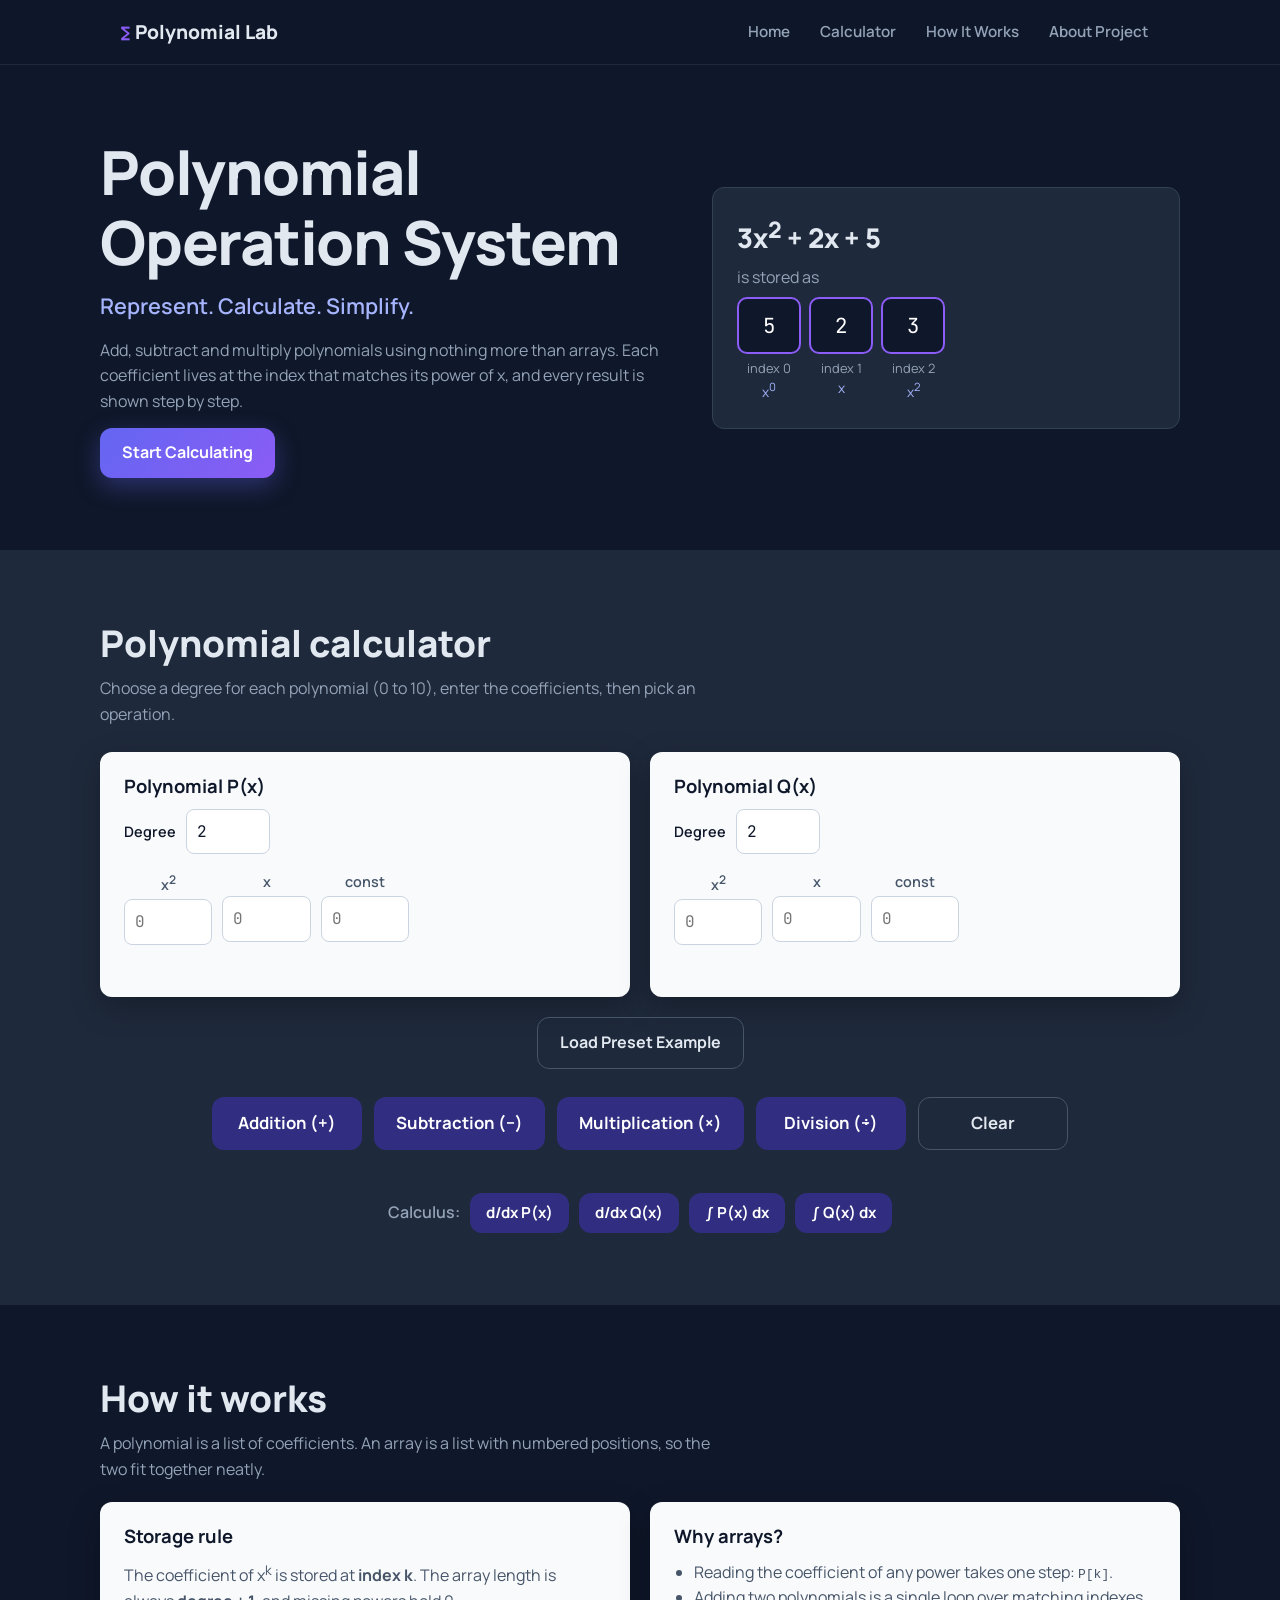
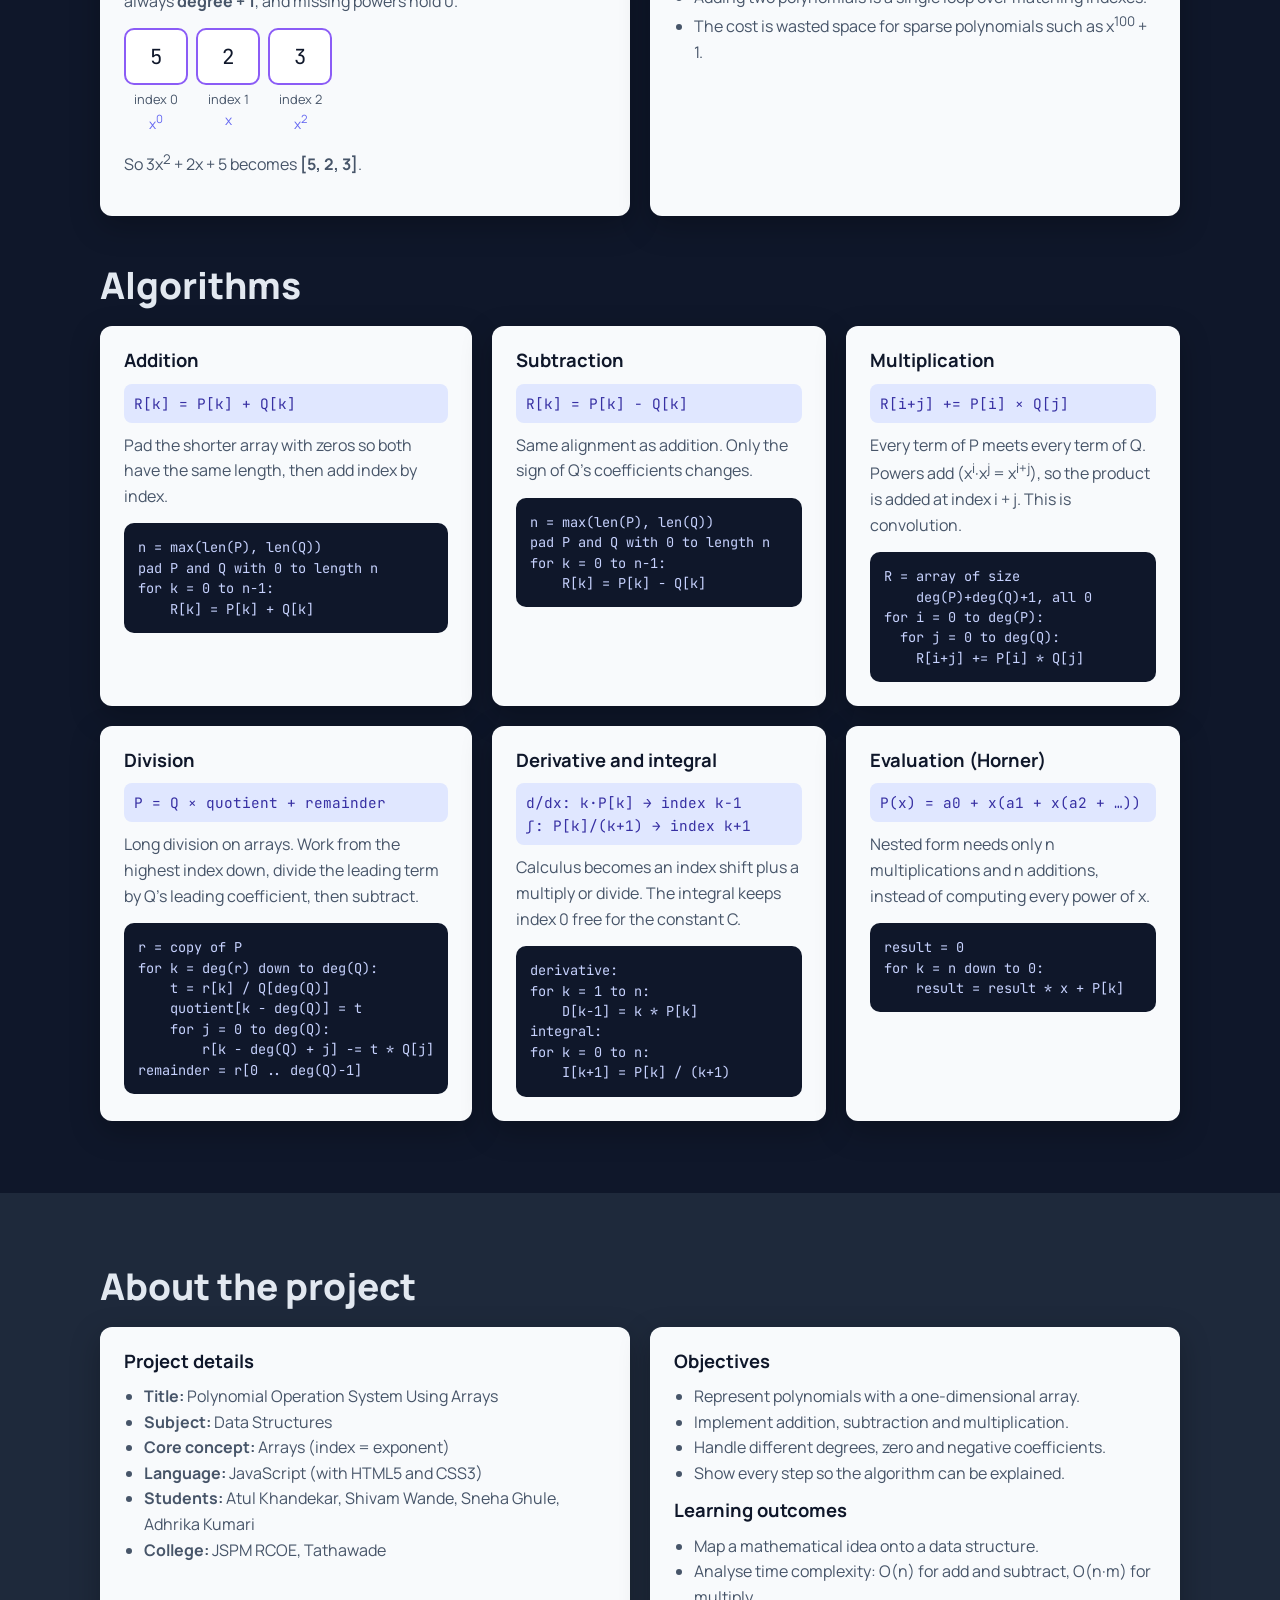
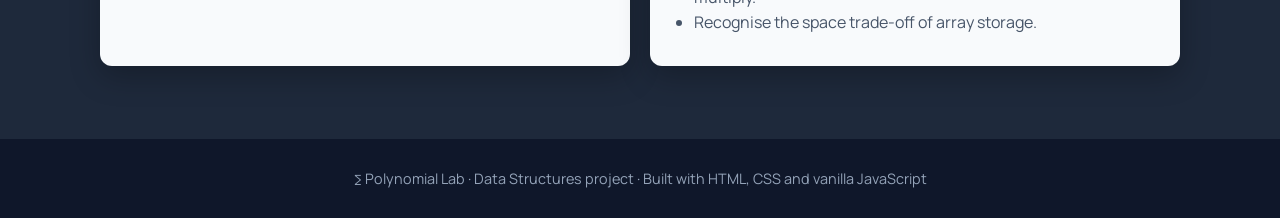
<file: index.html>
<!DOCTYPE html>
<html lang="en">
<head>
<meta charset="utf-8">
<meta name="viewport" content="width=device-width, initial-scale=1, viewport-fit=cover">
<title>∑ Polynomial Lab – Polynomial Operation System Using Arrays</title>
<link rel="preconnect" href="https://fonts.googleapis.com">
<link href="https://fonts.googleapis.com/css2?family=Manrope:wght@400;600;800&family=JetBrains+Mono:wght@500&display=swap" rel="stylesheet">
<link rel="stylesheet" href="style.css">
</head>
<body>

<nav>
  <div class="wrap">
    <a class="logo" href="#home"><b>∑</b> Polynomial Lab</a>
    <ul>
      <li><a href="#home">Home</a></li>
      <li><a href="#calculator">Calculator</a></li>
      <li><a href="#how">How It Works</a></li>
      <li><a href="#about">About Project</a></li>
    </ul>
  </div>
</nav>

<!-- HERO -->
<section id="home" class="hero">
  <div class="wrap">
    <div>
      <h1>Polynomial Operation System</h1>
      <p class="sub">Represent. Calculate. Simplify.</p>
      <p class="lead">Add, subtract and multiply polynomials using nothing more than arrays. Each coefficient lives at the index that matches its power of x, and every result is shown step by step.</p>
      <a class="btn btn-primary" href="#calculator" id="startBtn">Start Calculating</a>
    </div>
    <div class="demo" aria-label="Array representation example">
      <div class="eq">3x<sup>2</sup> + 2x + 5</div>
      <div class="arrow">is stored as</div>
      <div class="cells" id="heroCells"></div>
    </div>
  </div>
</section>

<!-- CALCULATOR -->
<section id="calculator" class="alt">
  <div class="wrap">
    <h2>Polynomial calculator</h2>
    <p class="lead">Choose a degree for each polynomial (0 to 10), enter the coefficients, then pick an operation.</p>
    <div class="grid2" style="margin-top:24px">
      <div class="card">
        <h3>Polynomial P(x)</h3>
        <div class="deg-row"><label for="degP">Degree</label><input type="number" id="degP" min="0" max="10" value="2"></div>
        <div class="coeffs" id="cP"></div>
        <div class="err" id="errP" role="alert"></div>
      </div>
      <div class="card">
        <h3>Polynomial Q(x)</h3>
        <div class="deg-row"><label for="degQ">Degree</label><input type="number" id="degQ" min="0" max="10" value="2"></div>
        <div class="coeffs" id="cQ"></div>
        <div class="err" id="errQ" role="alert"></div>
      </div>
    </div>
    <div style="text-align:center;margin-top:20px"><button class="btn btn-ghost" id="presetBtn">Load Preset Example</button></div>
    <div class="ops">
      <button class="btn btn-op" data-op="add" aria-pressed="false">Addition (+)</button>
      <button class="btn btn-op" data-op="sub" aria-pressed="false">Subtraction (−)</button>
      <button class="btn btn-op" data-op="mul" aria-pressed="false">Multiplication (×)</button>
      <button class="btn btn-op" data-op="div" aria-pressed="false">Division (÷)</button>
      <button class="btn btn-ghost" id="clearBtn">Clear</button>
    </div>
    <div class="err" id="errGlobal" role="alert" style="text-align:center"></div>
    <div class="tools"><span style="color:var(--muted);align-self:center;font-weight:600">Calculus:</span>
      <button class="btn btn-op" data-op="dP" aria-pressed="false">d/dx P(x)</button>
      <button class="btn btn-op" data-op="dQ" aria-pressed="false">d/dx Q(x)</button>
      <button class="btn btn-op" data-op="iP" aria-pressed="false">∫ P(x) dx</button>
      <button class="btn btn-op" data-op="iQ" aria-pressed="false">∫ Q(x) dx</button>
    </div>

    <!-- RESULT (hidden until a calculation runs) -->
    <div id="result" class="card" hidden>
      <span class="badge" id="resOp"></span>
      <div class="res-line" id="resP"></div>
      <div class="res-line" id="resQ"></div>
      <h3 style="margin-top:18px">Result</h3>
      <div class="res-main" id="resMain"></div>
      <h3 style="margin-top:14px">Step-by-step</h3>
      <ol class="steps" id="resSteps"></ol>
      <h3 style="margin-top:14px">Array representation (constant term first)</h3>
      <div class="rawarr" id="resArr"></div>
      <div style="margin-top:12px"><button class="btn btn-small" id="copyBtn">Copy result</button></div>
      <div class="panel"><h3>Evaluate (Horner’s method)</h3>
        <div class="row"><label for="evalX">x =</label><input type="number" id="evalX" value="2" step="any"><span id="evalOut"></span></div></div>
      <div class="panel"><h3>Graph</h3>
        <div class="row"><label for="graphR">x range ±</label><input type="number" id="graphR" value="5" min="1" max="50">
          <span class="legend"><span style="color:#6366f1">● P(x)</span><span style="color:#16a34a">● Q(x)</span><span style="color:#dc2626">● Result</span></span></div>
        <canvas id="graph" width="720" height="320" aria-label="Graph of P, Q and the result"></canvas></div>
      <div class="panel"><h3>History</h3><ul class="hist" id="hist"></ul></div>
    </div>
  </div>
</section>

<!-- HOW IT WORKS -->
<section id="how">
  <div class="wrap">
    <h2>How it works</h2>
    <p class="lead">A polynomial is a list of coefficients. An array is a list with numbered positions, so the two fit together neatly.</p>
    <div class="grid2" style="margin-top:20px">
      <div class="card light">
        <h3>Storage rule</h3>
        <p>The coefficient of x<sup>k</sup> is stored at <b>index k</b>. The array length is always <b>degree + 1</b>, and missing powers hold 0.</p>
        <div class="cells" id="howCells"></div>
        <p style="margin-top:14px">So 3x<sup>2</sup> + 2x + 5 becomes <b>[5, 2, 3]</b>.</p>
      </div>
      <div class="card">
        <h3>Why arrays?</h3>
        <ul class="plain">
          <li>Reading the coefficient of any power takes one step: <code>P[k]</code>.</li>
          <li>Adding two polynomials is a single loop over matching indexes.</li>
          <li>The cost is wasted space for sparse polynomials such as x<sup>100</sup> + 1.</li>
        </ul>
      </div>
    </div>
    <h2 style="margin-top:48px">Algorithms</h2>
    <div class="grid3" style="margin-top:20px">
      <div class="card">
        <h3>Addition</h3>
        <div class="formula">R[k] = P[k] + Q[k]</div>
        <p style="margin-top:10px">Pad the shorter array with zeros so both have the same length, then add index by index.</p>
        <pre>n = max(len(P), len(Q))
pad P and Q with 0 to length n
for k = 0 to n-1:
    R[k] = P[k] + Q[k]</pre>
      </div>
      <div class="card">
        <h3>Subtraction</h3>
        <div class="formula">R[k] = P[k] − Q[k]</div>
        <p style="margin-top:10px">Same alignment as addition. Only the sign of Q’s coefficients changes.</p>
        <pre>n = max(len(P), len(Q))
pad P and Q with 0 to length n
for k = 0 to n-1:
    R[k] = P[k] - Q[k]</pre>
      </div>
      <div class="card">
        <h3>Multiplication</h3>
        <div class="formula">R[i+j] += P[i] × Q[j]</div>
        <p style="margin-top:10px">Every term of P meets every term of Q. Powers add (x<sup>i</sup>·x<sup>j</sup> = x<sup>i+j</sup>), so the product is added at index i + j. This is convolution.</p>
        <pre>R = array of size
    deg(P)+deg(Q)+1, all 0
for i = 0 to deg(P):
  for j = 0 to deg(Q):
    R[i+j] += P[i] * Q[j]</pre>
      </div>
      <div class="card">
        <h3>Division</h3>
        <div class="formula">P = Q × quotient + remainder</div>
        <p style="margin-top:10px">Long division on arrays. Work from the highest index down, divide the leading term by Q’s leading coefficient, then subtract.</p>
        <pre>r = copy of P
for k = deg(r) down to deg(Q):
    t = r[k] / Q[deg(Q)]
    quotient[k - deg(Q)] = t
    for j = 0 to deg(Q):
        r[k - deg(Q) + j] -= t * Q[j]
remainder = r[0 .. deg(Q)-1]</pre>
      </div>
      <div class="card">
        <h3>Derivative and integral</h3>
        <div class="formula">d/dx: k·P[k] → index k−1<br>∫: P[k]/(k+1) → index k+1</div>
        <p style="margin-top:10px">Calculus becomes an index shift plus a multiply or divide. The integral keeps index 0 free for the constant C.</p>
        <pre>derivative:
for k = 1 to n:
    D[k-1] = k * P[k]
integral:
for k = 0 to n:
    I[k+1] = P[k] / (k+1)</pre>
      </div>
      <div class="card">
        <h3>Evaluation (Horner)</h3>
        <div class="formula">P(x) = a0 + x(a1 + x(a2 + …))</div>
        <p style="margin-top:10px">Nested form needs only n multiplications and n additions, instead of computing every power of x.</p>
        <pre>result = 0
for k = n down to 0:
    result = result * x + P[k]</pre>
      </div>
    </div>
  </div>
</section>

<!-- ABOUT -->
<section id="about" class="alt">
  <div class="wrap">
    <h2>About the project</h2>
    <div class="grid2" style="margin-top:20px">
      <div class="card">
        <h3>Project details</h3>
        <ul class="plain">
          <li><b>Title:</b> Polynomial Operation System Using Arrays</li>
          <li><b>Subject:</b> Data Structures</li>
          <li><b>Core concept:</b> Arrays (index = exponent)</li>
          <li><b>Language:</b> JavaScript (with HTML5 and CSS3)</li>
          <li><b>Students:</b> Atul Khandekar, Shivam Wande, Sneha Ghule, Adhrika Kumari</li>
          <li><b>College:</b> JSPM RCOE, Tathawade</li>
        </ul>
      </div>
      <div class="card">
        <h3>Objectives</h3>
        <ul class="plain">
          <li>Represent polynomials with a one-dimensional array.</li>
          <li>Implement addition, subtraction and multiplication.</li>
          <li>Handle different degrees, zero and negative coefficients.</li>
          <li>Show every step so the algorithm can be explained.</li>
        </ul>
        <h3 style="margin-top:14px">Learning outcomes</h3>
        <ul class="plain">
          <li>Map a mathematical idea onto a data structure.</li>
          <li>Analyse time complexity: O(n) for add and subtract, O(n·m) for multiply.</li>
          <li>Recognise the space trade-off of array storage.</li>
        </ul>
      </div>
    </div>
  </div>
</section>

<footer>∑ Polynomial Lab · Data Structures project · Built with HTML, CSS and vanilla JavaScript</footer>

<script src="script.js"></script>
</body>
</html>
</file>
<file: style.css>
:root{
  --bg:#0f172a; --bg2:#1e293b; --ink:#e2e8f0; --muted:#94a3b8;
  --card:#f8fafc; --card-ink:#0f172a; --card-muted:#475569; --line:#cbd5e1;
  --accent:#6366f1; --accent2:#8b5cf6; --danger:#dc2626; --ok:#16a34a;
  --sans:'Manrope',system-ui,-apple-system,'Segoe UI',Roboto,sans-serif;
  --mono:'JetBrains Mono',ui-monospace,Consolas,monospace;
  color-scheme:dark; box-sizing:border-box;
  padding-top:env(safe-area-inset-top,0px); padding-bottom:env(safe-area-inset-bottom,0px);
}
*,*::before,*::after{box-sizing:inherit}
html{scroll-behavior:smooth;scroll-padding-top:env(safe-area-inset-top,0px)}
body{margin:0;background:var(--bg);color:var(--ink);font-family:var(--sans);line-height:1.6}
section{scroll-margin-top:76px;padding:72px 20px}
.wrap{max-width:1080px;margin:0 auto}
h1,h2,h3{line-height:1.15;margin:0 0 12px}
h2{font-size:clamp(1.7rem,4vw,2.3rem);font-weight:800}
p{margin:0 0 14px}
.lead{color:var(--muted);max-width:62ch}
a{color:inherit}
:focus-visible{outline:3px solid var(--accent2);outline-offset:2px}

/* Navigation */
nav{position:sticky;top:0;z-index:20;background:rgba(15,23,42,.92);backdrop-filter:blur(8px);border-bottom:1px solid #1e293b}
nav .wrap{display:flex;align-items:center;justify-content:space-between;gap:12px;padding:14px 20px;flex-wrap:wrap}
.logo{font-weight:800;font-size:1.2rem;text-decoration:none}
.logo b{color:var(--accent2)}
nav ul{display:flex;gap:6px;list-style:none;margin:0;padding:0;flex-wrap:wrap}
nav li a{display:block;padding:6px 12px;border-radius:8px;text-decoration:none;color:var(--muted);font-weight:600;font-size:.95rem;transition:.2s}
nav li a:hover{background:var(--bg2);color:#fff}

/* Hero */
.hero .wrap{display:grid;grid-template-columns:1.1fr .9fr;gap:40px;align-items:center}
.hero h1{font-size:clamp(2.3rem,6vw,3.8rem);font-weight:800;letter-spacing:-.02em}
.hero .sub{font-size:1.35rem;font-weight:600;color:#a5b4fc;margin-bottom:14px}
.btn{font:inherit;font-weight:700;border:0;border-radius:12px;padding:12px 22px;cursor:pointer;transition:.2s;text-decoration:none;display:inline-block}
.btn-primary{background:linear-gradient(135deg,var(--accent),var(--accent2));color:#fff;box-shadow:0 8px 24px rgba(99,102,241,.35)}
.btn-primary:hover{transform:translateY(-2px);box-shadow:0 12px 28px rgba(99,102,241,.5)}
.demo{background:var(--bg2);border-radius:12px;padding:24px;border:1px solid #334155}
.demo .eq{font-size:1.7rem;font-weight:800;margin-bottom:6px}
.demo .arrow{color:var(--muted);margin:6px 0}

/* Array diagram */
.cells{display:flex;gap:8px;flex-wrap:wrap}
.cell{min-width:64px;text-align:center}
.cell .box{border:2px solid var(--accent2);border-radius:10px;padding:10px 0;font-family:var(--mono);font-size:1.3rem;background:#0f172a;color:#fff}
.cell .idx{font-size:.8rem;color:var(--muted);margin-top:4px}
.cell .pw{font-size:.85rem;color:#a5b4fc}
.light .cell .box{background:#fff;color:var(--card-ink)}
.light .cell .idx{color:var(--card-muted)}
.light .cell .pw{color:var(--accent)}

/* Cards */
.card{background:var(--card);color:var(--card-ink);border-radius:12px;padding:24px;box-shadow:0 10px 30px rgba(0,0,0,.25);transition:transform .2s,box-shadow .2s}
.card:hover{transform:translateY(-3px);box-shadow:0 16px 40px rgba(0,0,0,.35)}
.card h3{font-size:1.15rem}
.card p,.card li{color:var(--card-muted)}
.grid2{display:grid;grid-template-columns:1fr 1fr;gap:20px}
.grid3{display:grid;grid-template-columns:repeat(3,1fr);gap:20px}

/* Calculator */
.deg-row{display:flex;align-items:center;gap:10px;margin-bottom:16px;flex-wrap:wrap}
label{font-weight:600;font-size:.9rem}
input[type=number]{font:inherit;font-family:var(--mono);width:100%;padding:9px 10px;border:1.5px solid var(--line);border-radius:8px;background:#fff;color:var(--card-ink)}
input[type=number]:focus{border-color:var(--accent);outline:none;box-shadow:0 0 0 3px rgba(99,102,241,.25)}
.deg-row input{width:84px}
.coeffs{display:grid;grid-template-columns:repeat(auto-fill,minmax(82px,1fr));gap:10px}
.coeffs label{display:block;text-align:center;color:var(--card-muted);margin-bottom:3px}
.err{color:var(--danger);font-weight:600;font-size:.9rem;min-height:1.3em;margin-top:10px}
.ops{display:flex;flex-wrap:wrap;gap:12px;justify-content:center;margin-top:28px}
.ops .btn{min-width:150px;font-size:1.05rem}
.btn-op{background:#312e81;color:#fff}
.btn-op:hover,.btn-op[aria-pressed=true]{background:var(--accent);transform:translateY(-2px)}
.btn-ghost{background:transparent;color:var(--ink);border:1.5px solid #475569}
.btn-ghost:hover{border-color:var(--accent2);background:var(--bg2)}
.btn-small{padding:8px 14px;font-size:.9rem;background:#e0e7ff;color:#3730a3}
.btn-small:hover{background:#c7d2fe}

/* Results */
#result{margin-top:36px}
#result[hidden]{display:none}
.res-main{font-size:clamp(1.4rem,3.5vw,2rem);font-weight:800;overflow-x:auto;padding:8px 0}
.res-line{color:var(--card-muted);overflow-x:auto;padding:2px 0}
.badge{display:inline-block;background:var(--accent);color:#fff;font-weight:700;border-radius:999px;padding:3px 14px;margin-bottom:12px}
.steps{padding-left:20px;margin:8px 0;max-height:360px;overflow:auto}
.steps li{font-family:var(--mono);font-size:.88rem;margin-bottom:4px}
.rawarr{font-family:var(--mono);font-size:1.15rem;background:#e0e7ff;color:#3730a3;border-radius:8px;padding:10px 14px;display:inline-block}

/* Algorithms */
pre{background:#0f172a;color:#c7d2fe;border-radius:10px;padding:14px;overflow-x:auto;font-family:var(--mono);font-size:.85rem;line-height:1.5;margin:10px 0 0}
.formula{font-family:var(--mono);background:#e0e7ff;color:#3730a3;border-radius:8px;padding:8px 10px;font-size:.9rem;overflow-x:auto}
.how-steps{display:grid;gap:14px;margin-top:20px}
.alt{background:var(--bg2)}
ul.plain{padding-left:20px;margin:6px 0}
footer{text-align:center;color:var(--muted);padding:28px 20px;border-top:1px solid #1e293b;font-size:.9rem}

.tools{display:flex;flex-wrap:wrap;gap:10px;justify-content:center;margin-top:14px}
.tools .btn{min-width:0;padding:8px 16px;font-size:.95rem}
.panel{border-top:1px solid var(--line);margin-top:18px;padding-top:14px}
.row{display:flex;gap:10px;align-items:center;flex-wrap:wrap}
.row input{width:110px}
.legend span{margin-right:12px;font-weight:700;font-size:.9rem}
canvas{width:100%;height:auto;background:#fff;border:1px solid var(--line);border-radius:10px;display:block;margin-top:10px}
.hist{list-style:none;padding:0;margin:8px 0 0;max-height:180px;overflow:auto}
.hist li{padding:6px 10px;border-radius:8px;color:var(--card-muted);font-size:.9rem;overflow-x:auto;white-space:nowrap}
.hist li:nth-child(odd){background:#eef2ff}
@media (max-width:860px){
  .hero .wrap,.grid2,.grid3{grid-template-columns:1fr}
  section{padding:52px 16px}
  nav .wrap{justify-content:center}
}
@media (prefers-reduced-motion:reduce){html{scroll-behavior:auto}*{transition:none!important}}
</file>
